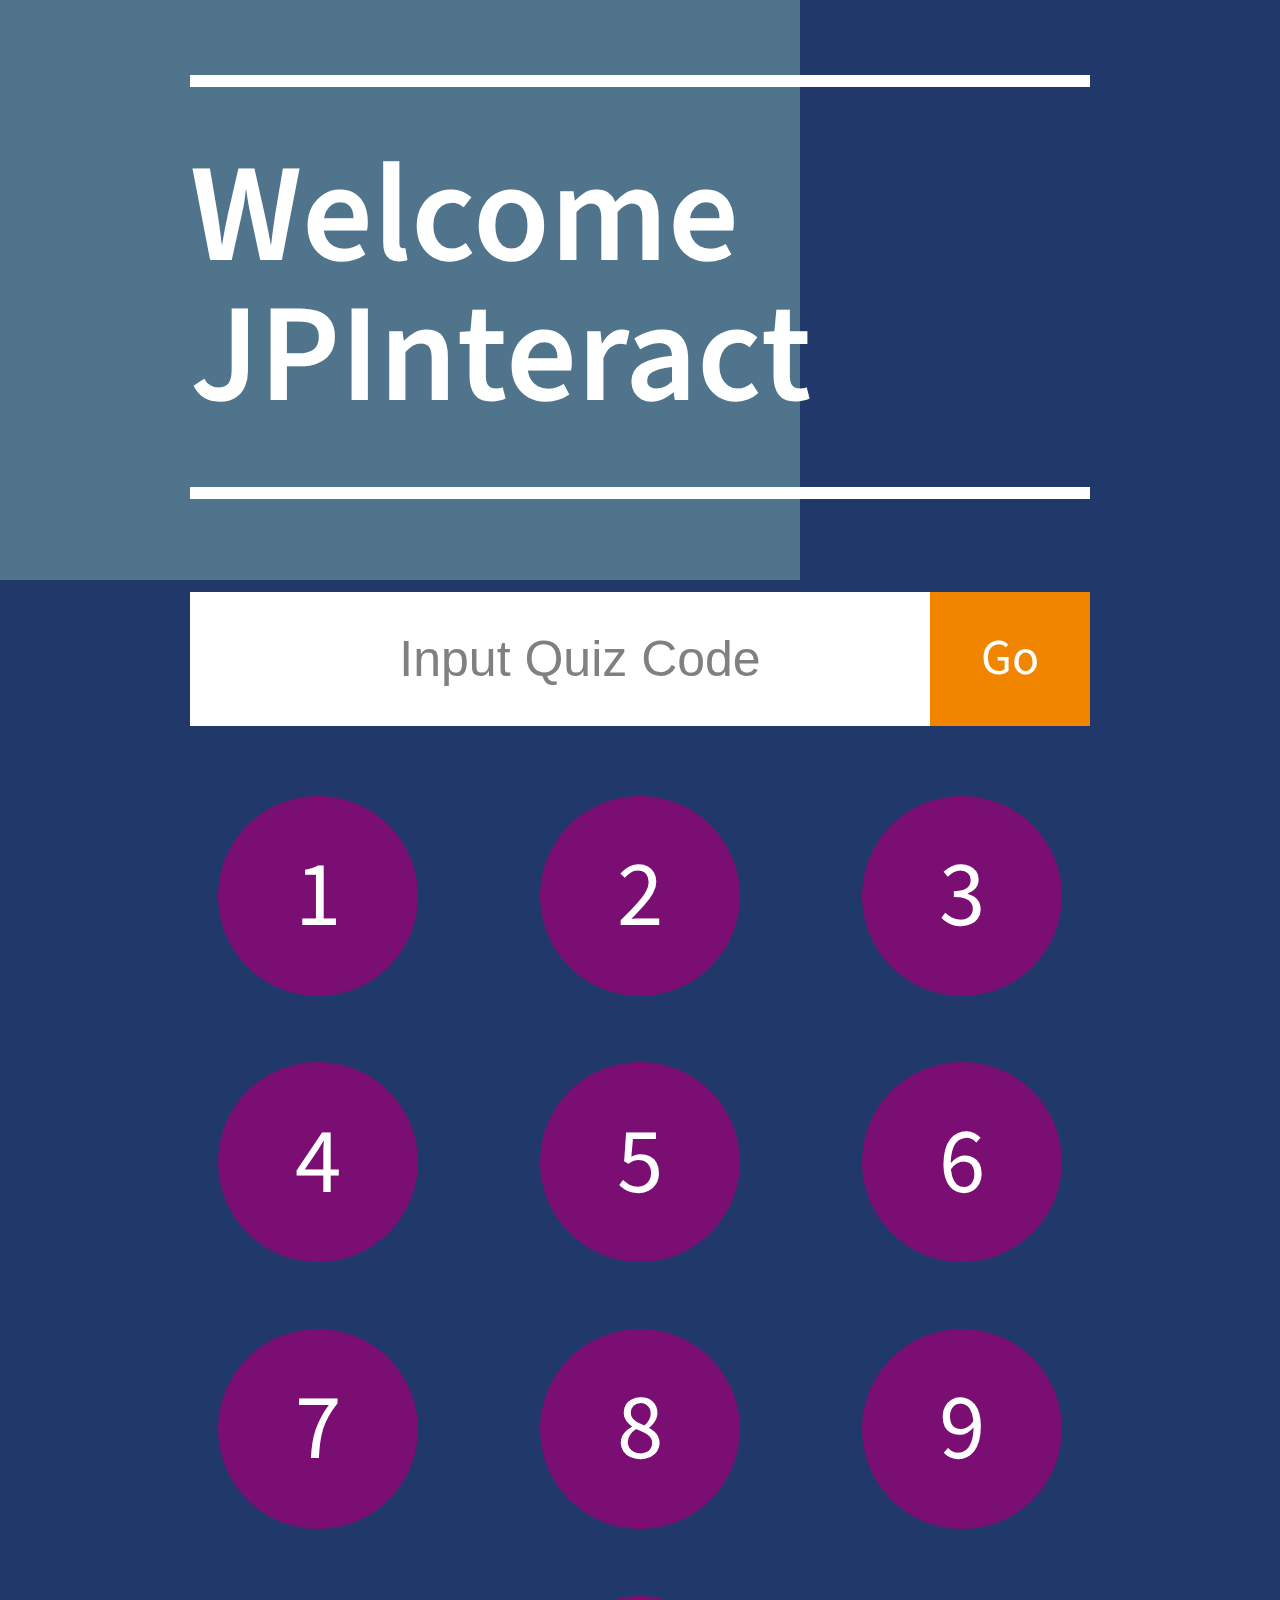
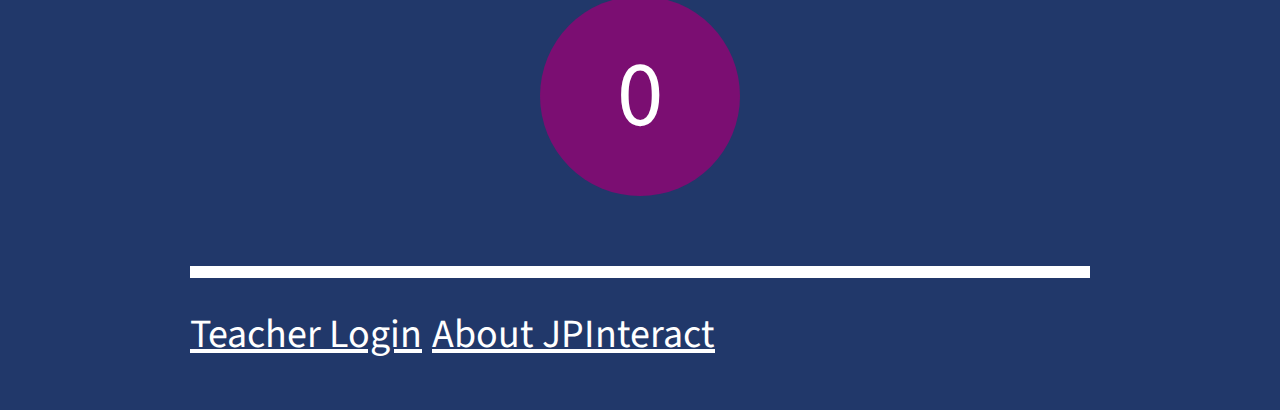
<file: src/main/resources/static/index.html>
<!DOCTYPE html>
<html>

<head>
  <meta charset="utf-8" />
  <meta http-equiv="X-UA-Compatible" content="IE=edge" />
  <meta name="viewport" content="user-scalable=no" />
  <meta name="theme-color" content="#1E1E1E">

  <link rel="stylesheet" type="text/css" href="stylesheets/normalize.css" />
  <link rel="stylesheet" type="text/css" href="stylesheets/common.css" />
  <link rel="stylesheet" type="text/css" href="stylesheets/index.css" />

</head>

<body>
  <svg id="square" width="100%" height="100%" viewBox="0 0 500 500" version="1.1" xmlns="http://www.w3.org/2000/svg" xmlns:xlink="http://www.w3.org/1999/xlink" xml:space="preserve" xmlns:serif="http://www.serif.com/"
    style="fill-rule:evenodd;clip-rule:evenodd;stroke-linejoin:round;stroke-miterlimit:2;">
    <rect id="Artboard1" x="0" y="0" width="500" height="500" style="fill:#50748b;" /></svg>
  <hr>
  <h1>Welcome<br>JPInteract</h1>
  <hr>
  <form action="/quiz" method="post">
    <div id="inputarea">
      <input type="text" id="inputText" placeholder="Input Quiz Code" name="quizID">
      <button id="Go">Go</button>
    </div>
  </form>
  <div id="dial">
    <button class="dialbtn" onclick="add(this.innerHTML)">1</button>
    <button class="dialbtn" onclick="add(this.innerHTML)">2</button>
    <button class="dialbtn" onclick="add(this.innerHTML)">3</button>
    <button class="dialbtn" onclick="add(this.innerHTML)">4</button>
    <button class="dialbtn" onclick="add(this.innerHTML)">5</button>
    <button class="dialbtn" onclick="add(this.innerHTML)">6</button>
    <button class="dialbtn" onclick="add(this.innerHTML)">7</button>
    <button class="dialbtn" onclick="add(this.innerHTML)">8</button>
    <button class="dialbtn" onclick="add(this.innerHTML)">9</button>
    <div></div>
    <button class="dialbtn" onclick="add(this.innerHTML)">0</button>
  </div>

  <hr>
  <a href="teacherlogin.html">Teacher Login</a>
  <a href="about.html">About JPInteract</a>
  
  <script type="text/javascript">
    function add(value) {
      let input = document.getElementById('inputText');
      console.log(value)
      input.value += value;
    }
  </script>

</body>

</html>
</file>
<file: src/main/resources/static/stylesheets/common.css>
@import "vars.css";
@import url('https://fonts.googleapis.com/css?family=Source+Sans+Pro:400,600&display=swap');

#square {
  position: absolute;
  top: -30%;
  left: 0;
  width: 800px;
  z-index: -1;
}

body {
  background-color: var(--color-darkblue);
  color: white;
  font-size: 50px;
  padding: 50px;
  font-family: 'Source Sans Pro', sans-serif;
  max-width: 900px;
  margin: 0 auto;
}

h1{
  font-weight: 600;
  font-size: 140px;
  line-height: 140px;
  margin-top: 60px;
  margin-bottom: 60px;
}

h2{
  font-weight: 400;
  font-size: 60px;
  margin-top: 20px;
  margin-bottom: 20px;
}

a {
  font-size: 40px;
  color: white;
}

hr{
  border: 6px solid white;
  transition: 1s ease-out;
  animation-name: strech;
  animation-duration: 1s;
}
@keyframes strech {
  0%{width: 0;}
  100%{width:100%}
}

input, input::placeholder, input:-webkit-autofill,
input:-webkit-autofill:hover,
input:-webkit-autofill:focus,
textarea:-webkit-autofill,
textarea:-webkit-autofill:hover,
textarea:-webkit-autofill:focus,
select:-webkit-autofill,
select:-webkit-autofill:hover,
select:-webkit-autofill:focus {
  background-color: white;
  font-size: 50px;
  text-align: center;
  color: grey;
  padding: 20px 10px;
  width: 100%;
  -webkit-text-fill-color: grey;
  transition: background-color 5000s ease-in-out 0s;
  display: inline-block;
}

button{
  text-align: center;
  color: white;
  font-size: 50px;
}
</file>
<file: src/main/resources/static/stylesheets/index.css>
@import "vars.css";

#inputarea{
  margin-top: 70pt;
  display: grid;
  grid-template-columns: 1fr 120pt;
  padding: 0;
}

#dial{
  margin-top: 70px;
  display: grid;
  grid-template-columns: 1fr 1fr 1fr;
  grid-template-rows: 1fr 1fr 1fr 1fr;
  grid-gap: 50pt;
  width: 100%;
  padding: 0;
  margin-bottom: 70px;
}

#Go{
  background-color: var(--color-brightorange);
  height: 100pt;
}

.dialbtn{
  font-size: 70pt;
  background-color: var(--color-darkpurple);
  border-radius: 100%;
  width: 150pt;
  height: 150pt;
  text-align: center;
  display: block;
  margin: 0 auto;
}
</file>
